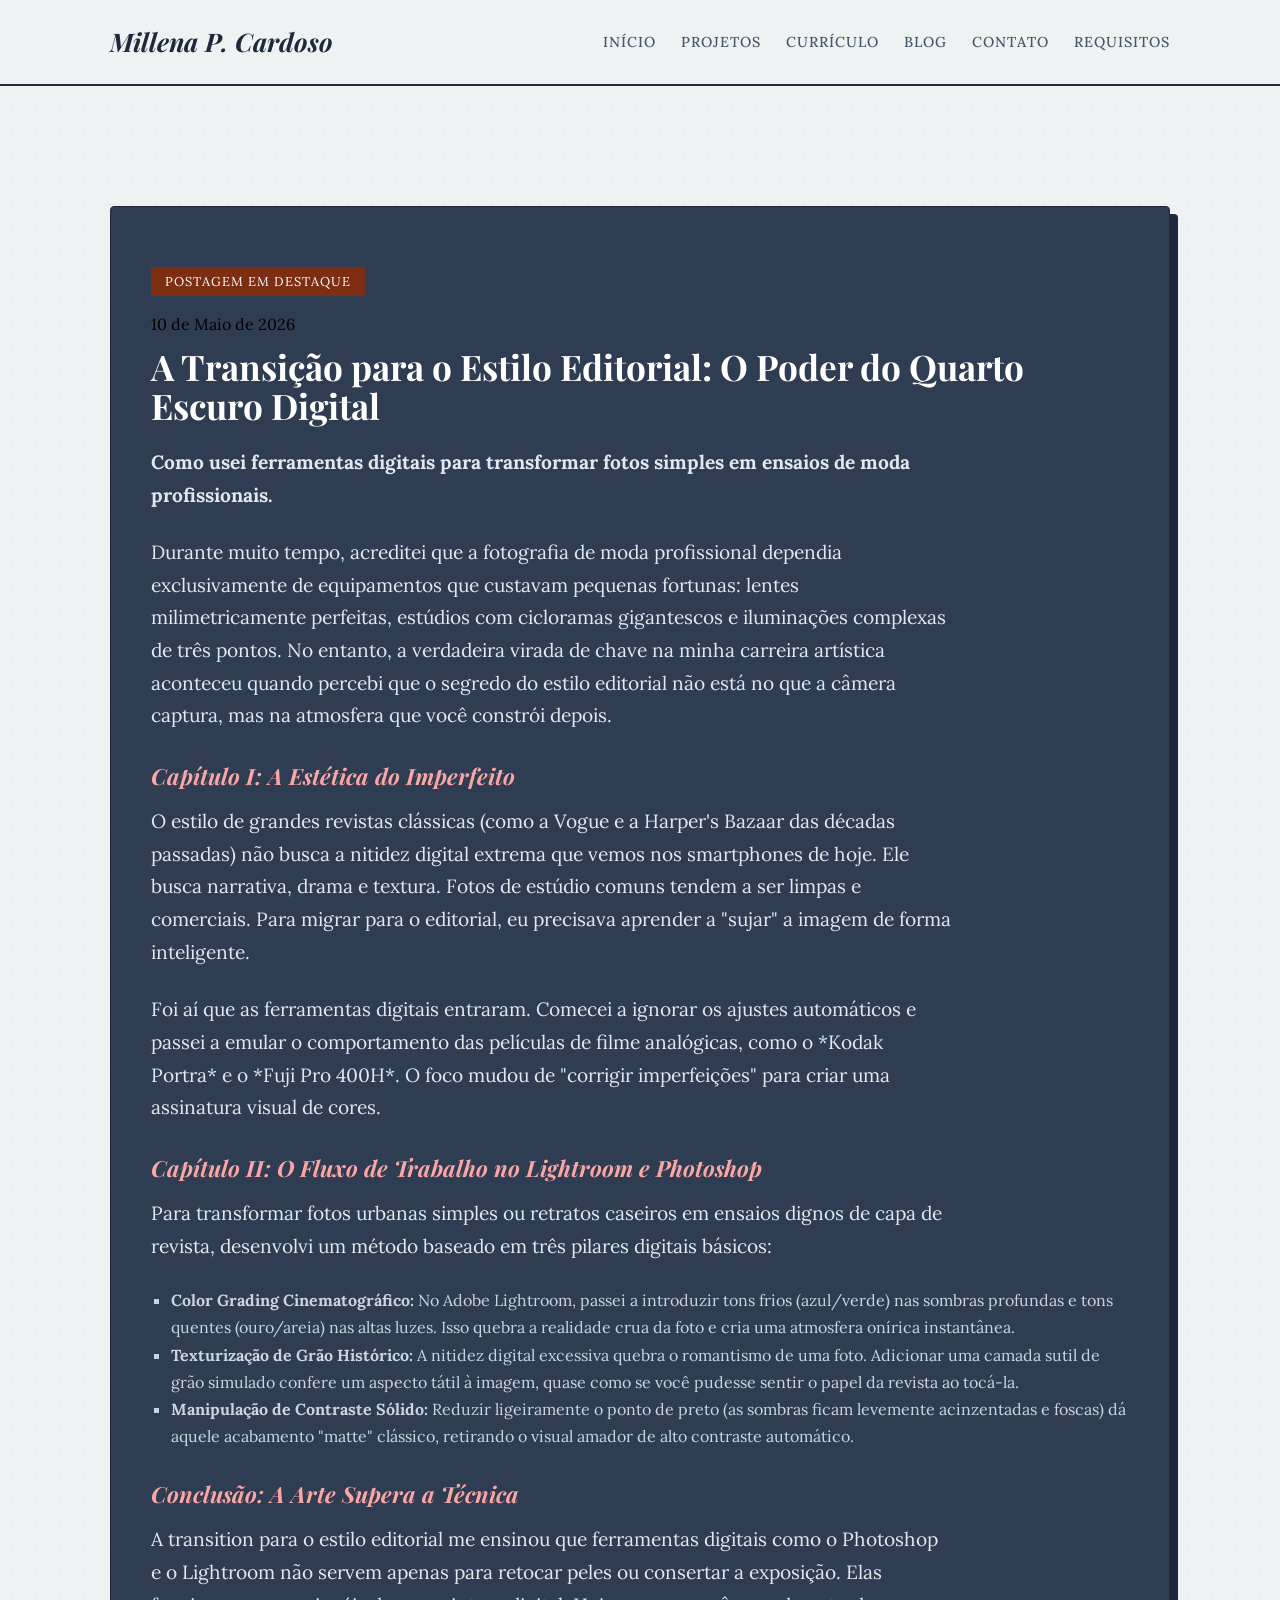
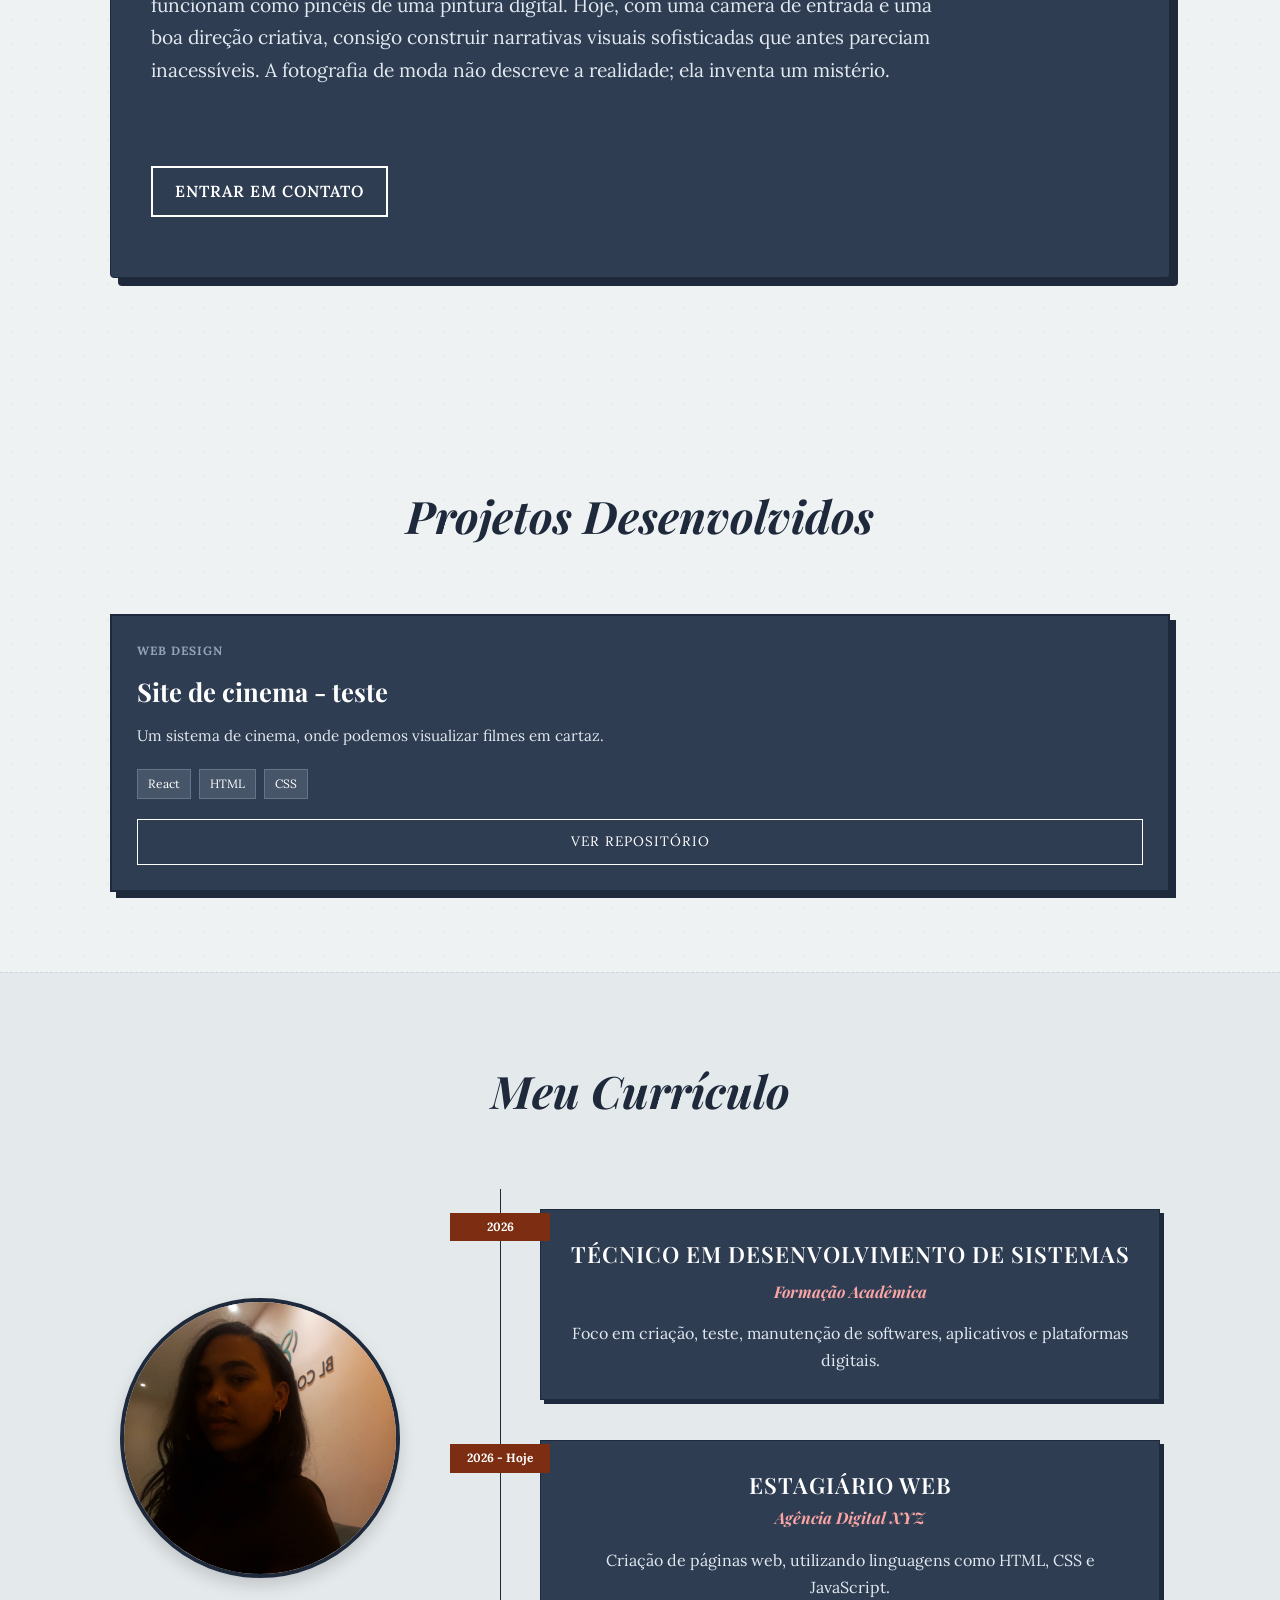
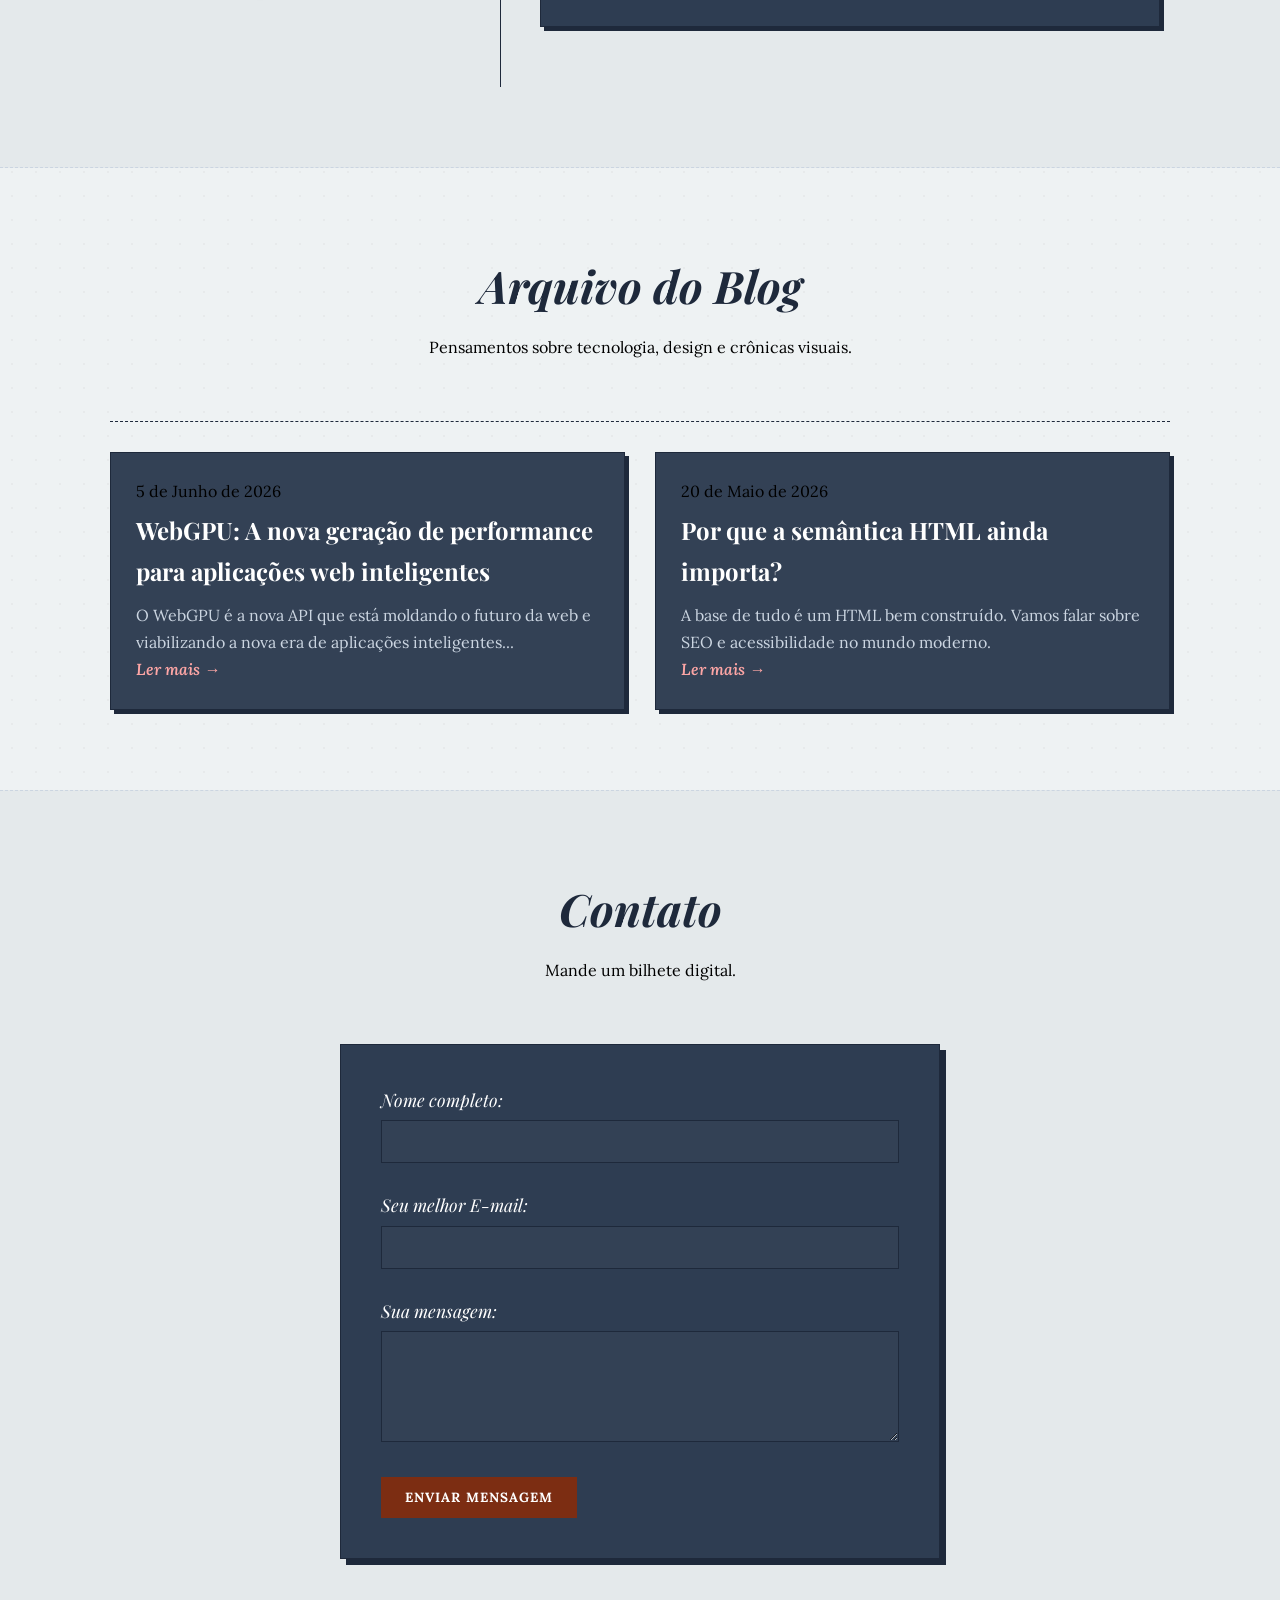
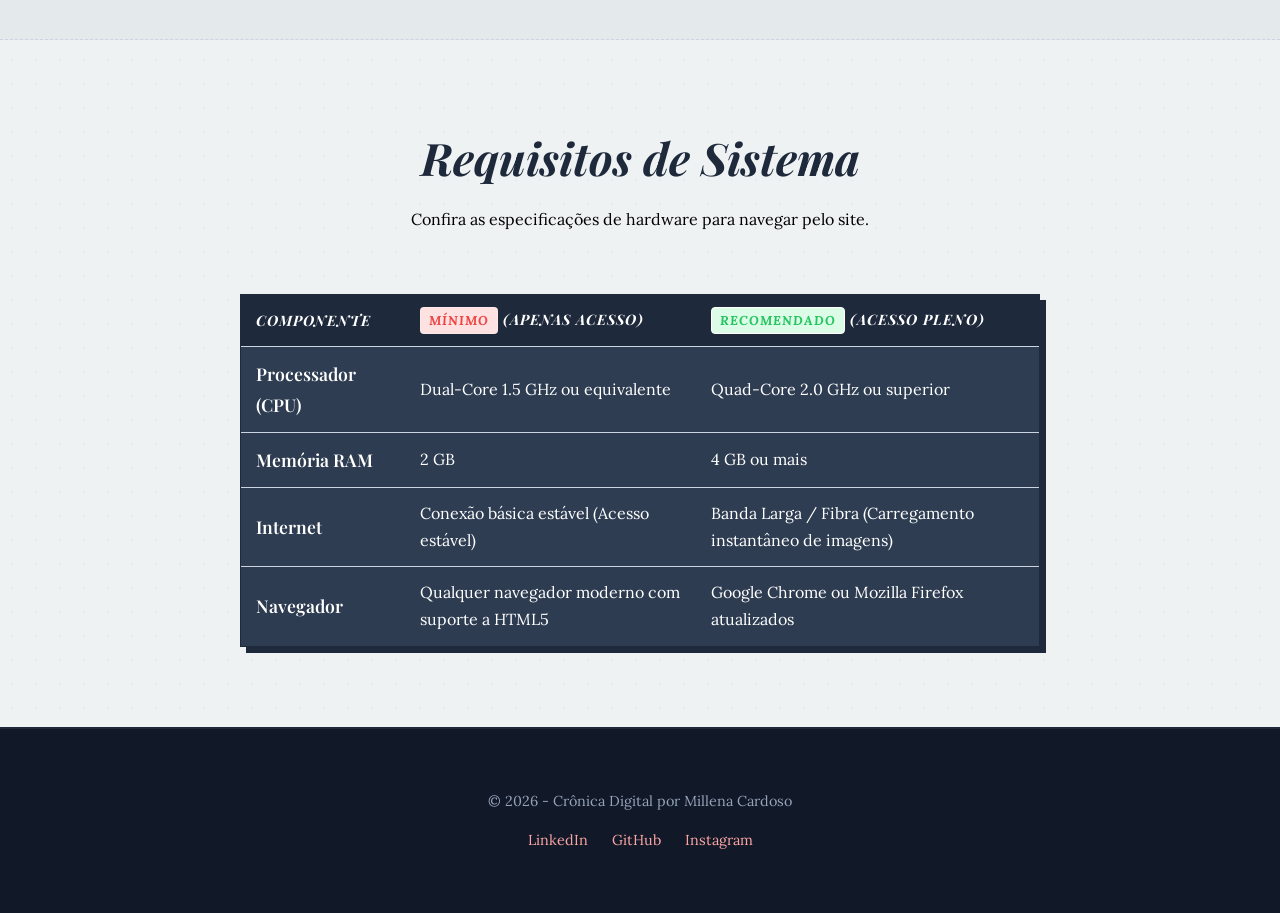
<file: index.html>
<!DOCTYPE html>
<html lang="pt-BR">
<head>
    <meta charset="UTF-8">
    <meta name="viewport" content="width=device-width, initial-scale=1.0">
    <title>Meu Portfólio e Blog Pessoal | Estilo Vintage</title>
    <link rel="stylesheet" href="ASSETS/style.css">
    <style>
        /* Adicionado para garantir a rolagem suave ao clicar em 'Ler mais' */
        html {
            scroll-behavior: smooth;
        }

        /* Estilos para a seção de especificações de hardware no final */
        .hardware-table-container {
            width: 100%;
            overflow-x: auto;
            margin-top: 30px;
        }
        .hardware-table {
            width: 100%;
            border-collapse: collapse;
            text-align: left;
            font-family: inherit;
        }
        .hardware-table th, .hardware-table td {
            padding: 12px 15px;
            border-bottom: 1px solid #cbd5e1;
        }
        .hardware-table th {
            background-color: #1e293b;
            color: #ffffff;
            text-transform: uppercase;
            font-size: 0.9rem;
            letter-spacing: 1px;
        }
        .hardware-table tr:nth-child(even) {
            background-color: rgba(30, 41, 59, 0.03);
        }
        .status-badge {
            display: inline-block;
            padding: 2px 8px;
            border-radius: 4px;
            font-size: 0.8rem;
            font-weight: bold;
        }
        .status-minimo {
            background-color: #fee2e2;
            color: #ef4444;
        }
        .status-pleno {
            background-color: #dcfce7;
            color: #22c55e;
        }
    </style>
</head>
<body>

    <header>
        <nav>
            <div class="logo">Millena P. Cardoso</div>
            <ul>
                <li><a href="#inicio">Início</a></li>
                <li><a href="#projetos">Projetos</a></li>
                <li><a href="#curriculo">Currículo</a></li>
                <li><a href="#blog">Blog</a></li>
                <li><a href="#contato">Contato</a></li>
                <li><a href="#hardware">Requisitos</a></li>
            </ul>
        </nav>
    </header>

    <main>
        
        <section id="inicio" class="container">
            <div class="hero-blog post-principal">
                <span class="badge-destaque">Postagem em Destaque</span>
                <time datetime="2026-05-10" style="display: block; margin-bottom: 10px;">10 de Maio de 2026</time>
                <h1 style="font-size: 2.2rem; margin-bottom: 20px;">A Transição para o Estilo Editorial: O Poder do Quarto Escuro Digital</h1>
                
                <p><strong>Como usei ferramentas digitais para transformar fotos simples em ensaios de moda profissionais.</strong></p>
                
                <p>Durante muito tempo, acreditei que a fotografia de moda profissional dependia exclusivamente de equipamentos que custavam pequenas fortunas: lentes milimetricamente perfeitas, estúdios com cicloramas gigantescos e iluminações complexas de três pontos. No entanto, a verdadeira virada de chave na minha carreira artística aconteceu quando percebi que o segredo do estilo editorial não está no que a câmera captura, mas na atmosfera que você constrói depois.</p>
                
                <h4 style="color: #fca5a5; font-size: 1.4rem; margin: 25px 0 10px 0; font-style: italic;">Capítulo I: A Estética do Imperfeito</h4>
                <p>O estilo de grandes revistas clássicas (como a Vogue e a Harper's Bazaar das décadas passadas) não busca a nitidez digital extrema que vemos nos smartphones de hoje. Ele busca narrativa, drama e textura. Fotos de estúdio comuns tendem a ser limpas e comerciais. Para migrar para o editorial, eu precisava aprender a "sujar" a imagem de forma inteligente.</p>
                <p>Foi aí que as ferramentas digitais entraram. Comecei a ignorar os ajustes automáticos e passei a emular o comportamento das películas de filme analógicas, como o *Kodak Portra* e o *Fuji Pro 400H*. O foco mudou de "corrigir imperfeições" para criar uma assinatura visual de cores.</p>

                <h4 style="color: #fca5a5; font-size: 1.4rem; margin: 25px 0 10px 0; font-style: italic;">Capítulo II: O Fluxo de Trabalho no Lightroom e Photoshop</h4>
                <p>Para transformar fotos urbanas simples ou retratos caseiros em ensaios dignos de capa de revista, desenvolvi um método baseado em três pilares digitais básicos:</p>
                <ul>
                    <li style="margin-left: 20px; list-style-type: square; color: #cbd5e1;"><strong>Color Grading Cinematográfico:</strong> No Adobe Lightroom, passei a introduzir tons frios (azul/verde) nas sombras profundas e tons quentes (ouro/areia) nas altas luzes. Isso quebra a realidade crua da foto e cria uma atmosfera onírica instantânea.</li>
                    <li style="margin-left: 20px; list-style-type: square; color: #cbd5e1;"><strong>Texturização de Grão Histórico:</strong> A nitidez digital excessiva quebra o romantismo de uma foto. Adicionar uma camada sutil de grão simulado confere um aspecto tátil à imagem, quase como se você pudesse sentir o papel da revista ao tocá-la.</li>
                    <li style="margin-left: 20px; list-style-type: square; color: #cbd5e1;"><strong>Manipulação de Contraste Sólido:</strong> Reduzir ligeiramente o ponto de preto (as sombras ficam levemente acinzentadas e foscas) dá aquele acabamento "matte" clássico, retirando o visual amador de alto contraste automático.</li>
                </ul>

                <h4 style="color: #fca5a5; font-size: 1.4rem; margin: 25px 0 10px 0; font-style: italic;">Conclusão: A Arte Supera a Técnica</h4>
                <p>A transition para o estilo editorial me ensinou que ferramentas digitais como o Photoshop e o Lightroom não servem apenas para retocar peles ou consertar a exposição. Elas funcionam como pincéis de uma pintura digital. Hoje, com uma câmera de entrada e uma boa direção criativa, consigo construir narrativas visuais sofisticadas que antes pareciam inacessíveis. A fotografia de moda não descreve a realidade; ela inventa um mistério.</p>
                
                <br><br>
                <a href="#contato" class="btn-primary">Entrar em Contato</a>
            </div>
        </section>

        <section id="projetos" class="container">
            <div class="section-header">
                <h2>Projetos Desenvolvidos</h2>
            </div>

            <div class="project-grid">
                <article class="project-card">
                    <div class="project-info">
                        <span class="project-discipline">WEB DESIGN</span>
                        <h3>Site de cinema - teste</h3>
                        <p class="project-description">Um sistema de cinema, onde podemos visualizar filmes em cartaz.</p>
                        <div class="tech-tags">
                            <span>React</span> <span>HTML</span> <span>CSS</span>
                        </div>
                        <a href="https://millena275.github.io/site.cinema02/" class="btn-secondary">Ver Repositório</a>
                    </div>
                </article>
            </div>
        </section>

        <section id="curriculo" class="bg-light">
            <div class="container">
                <div class="section-header">
                    <h2>Meu Currículo</h2>
                </div>

                <div style="display: flex; align-items: center; justify-content: center; gap: 60px; flex-wrap: wrap;">
                    
                    <div style="flex-shrink: 0; width: 280px; height: 280px;">
                        <img src="ASSETS/IMG_7135.JPG" alt="Millena P. Cardoso" style="width: 100%; height: 100%; object-fit: cover; border-radius: 50%; border: 4px solid #1e293b; box-shadow: 0px 8px 16px rgba(0,0,0,0.15); display: block;">
                    </div>

                    <div class="timeline" style="flex: 1; min-width: 300px; max-width: 700px; margin: 0;">
                        
                        <div class="timeline-item">
                            <div class="timeline-badge">2026</div>
                            <div class="timeline-panel" style="display: block;">
                                <div class="timeline-content" style="text-align: center; width: 100%;">
                                    <h3 style="text-transform: uppercase; font-weight: 600; letter-spacing: 1px;">Técnico em Desenvolvimento de Sistemas</h3>
                                    <h4 style="margin-top: 5px;">Formação Acadêmica</h4>
                                    <p style="margin-top: 15px;">Foco em criação, teste, manutenção de softwares, aplicativos e plataformas digitais.</p>
                                </div>
                            </div>
                        </div>

                        <div class="timeline-item">
                            <div class="timeline-badge">2026 - Hoje</div>
                            <div class="timeline-panel" style="display: block;">
                                <div class="timeline-content" style="text-align: center; width: 100%;">
                                    <h3 style="text-transform: uppercase; font-weight: 600; letter-spacing: 1px;">Estagiário Web</h3>
                                    <h4>Agência Digital XYZ</h4>
                                    <p style="margin-top: 15px;">Criação de páginas web, utilizando linguagens como HTML, CSS e JavaScript.</p>
                                </div>
                            </div>
                        </div>

                    </div>
                </div>

            </div>
        </section>
       
        <section id="blog" class="container">
            <div class="section-header">
                <h2>Arquivo do Blog</h2>
                <p>Pensamentos sobre tecnologia, design e crônicas visuais.</p>
            </div>
            
            <div class="blog-grid-secundario">
                <article class="post-mini">
                    <time datetime="2026-06-05">5 de Junho de 2026</time>
                    <h3>WebGPU: A nova geração de performance para aplicações web inteligentes</h3>
                    <p>O WebGPU é a nova API que está moldando o futuro da web e viabilizando a nova era de aplicações inteligentes...</p>
                    <a href="artigo-webgpu.html" class="read-more">Ler mais →</a>
                </article>

                <article class="post-mini">
                    <time datetime="2026-05-20">20 de Maio de 2026</time>
                    <h3>Por que a semântica HTML ainda importa?</h3>
                    <p>A base de tudo é um HTML bem construído. Vamos falar sobre SEO e acessibilidade no mundo moderno.</p>
                    <a href="artigo-semântica.html" class="read-more">Ler mais →</a>
                </article>
            </div>
        </section> 

        <section id="contato" class="bg-light">
            <div class="container">
                <div class="section-header">
                    <h2>Contato</h2>
                    <p>Mande um bilhete digital.</p>
                </div>
                
                <form action="#" method="post">
                    <label for="nome">Nome completo:</label>
                    <input type="text" id="nome" name="nome" required>

                    <br><br>

                    <label for="email">Seu melhor E-mail:</label>
                    <input type="email" id="email" name="email" required>

                    <br><br>

                    <label for="mensagem">Sua mensagem:</label>
                    <textarea id="mensagem" name="mensagem" rows="5" required></textarea>

                    <br><br>

                    <button type="submit">Enviar Mensagem</button>
                </form>
            </div>
        </section>

        <!-- SEÇÃO POSICIONADA NO FINAL: Requisitos de Hardware -->
        <section id="hardware" class="container">
            <div class="section-header">
                <h2>Requisitos de Sistema</h2>
                <p>Confira as especificações de hardware para navegar pelo site.</p>
            </div>
            
            <div class="hardware-table-container">
                <table class="hardware-table">
                    <thead>
                        <tr>
                            <th>Componente</th>
                            <th><span class="status-badge status-minimo">Mínimo</span> (Apenas Acesso)</th>
                            <th><span class="status-badge status-pleno">Recomendado</span> (Acesso Pleno)</th>
                        </tr>
                    </thead>
                    <tbody>
                        <tr>
                            <td><strong>Processador (CPU)</strong></td>
                            <td>Dual-Core 1.5 GHz ou equivalente</td>
                            <td>Quad-Core 2.0 GHz ou superior</td>
                        </tr>
                        <tr>
                            <td><strong>Memória RAM</strong></td>
                            <td>2 GB</td>
                            <td>4 GB ou mais</td>
                        </tr>
                        <tr>
                            <td><strong>Internet</strong></td>
                            <td>Conexão básica estável (Acesso estável)</td>
                            <td>Banda Larga / Fibra (Carregamento instantâneo de imagens)</td>
                        </tr>
                        <tr>
                            <td><strong>Navegador</strong></td>
                            <td>Qualquer navegador moderno com suporte a HTML5</td>
                            <td>Google Chrome ou Mozilla Firefox atualizados</td>
                        </tr>
                    </tbody>
                </table>
            </div>
        </section>

    </main>

    <footer>
        <p>&copy; 2026 - Crônica Digital por Millena Cardoso</p>
        <div style="margin-top: 15px;">
            <a href="https://www.linkedin.com/in/millena-pereira-cardoso-349119321">LinkedIn</a>
            <a href="https://github.com/millena275">GitHub</a>
            <a href="https://www.instagram.com/wsmillena?igsh=MTN4Y2xtcXJ4ZTY5aA%3D%3D&utm_source=qr">Instagram</a>
        </div>
    </footer>

</body>
</html>
</file>
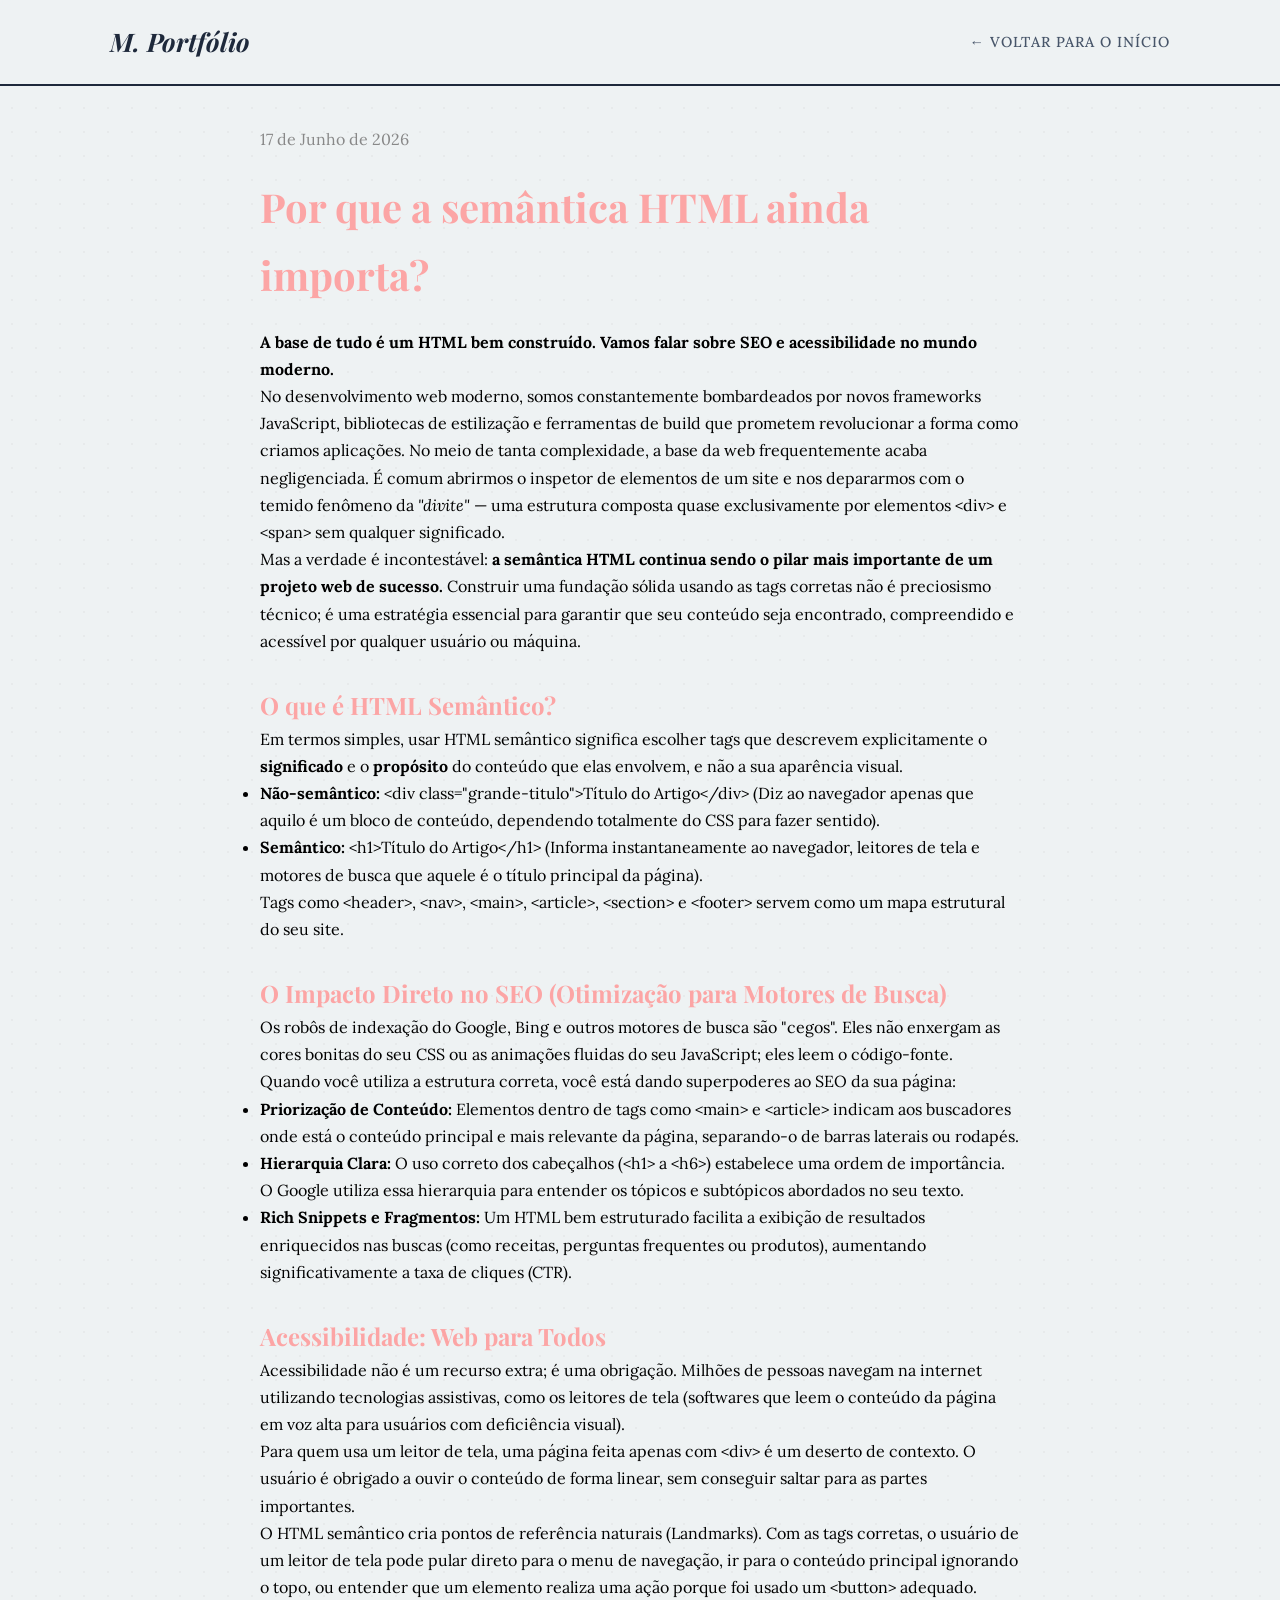
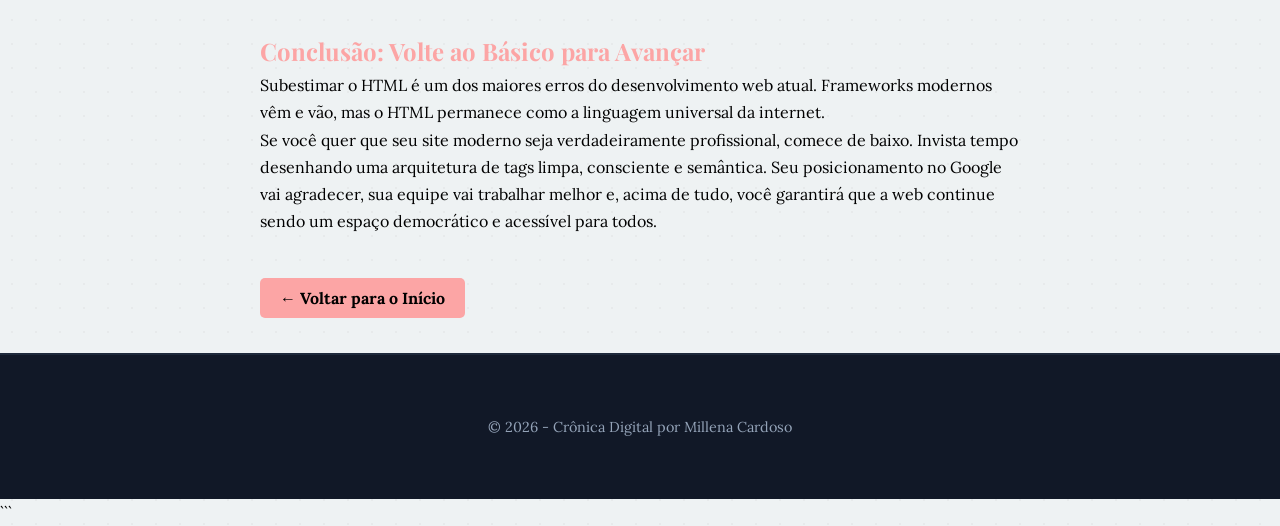
<file: artigo-semântica.html>
<!DOCTYPE html>
<html lang="pt-BR">
<head>
    <meta charset="UTF-8">
    <meta name="viewport" content="width=device-width, initial-scale=1.0">
    <title>Por que a semântica HTML ainda importa? | Blog</title>
    <link rel="stylesheet" href="ASSETS/style.css"> 
</head>
<body>

    <header>
        <nav>
            <div class="logo">M. Portfólio</div>
            <ul>
                <li><a href="index.html">← Voltar para o Início</a></li>
            </ul>
        </nav>
    </header>

    <main class="container" style="padding: 40px 20px; max-width: 800px; margin: 0 auto;">
        <article>
            <time datetime="2026-06-17" style="color: #888;">17 de Junho de 2026</time>
            <h1 style="font-size: 2.5rem; margin: 20px 0; color: #fca5a5;">Por que a semântica HTML ainda importa?</h1>
            
            <p><strong>A base de tudo é um HTML bem construído. Vamos falar sobre SEO e acessibilidade no mundo moderno.</strong></p>

            <p>No desenvolvimento web moderno, somos constantemente bombardeados por novos frameworks JavaScript, bibliotecas de estilização e ferramentas de build que prometem revolucionar a forma como criamos aplicações. No meio de tanta complexidade, a base da web frequentemente acaba negligenciada. É comum abrirmos o inspetor de elementos de um site e nos depararmos com o temido fenômeno da <em>"divite"</em> — uma estrutura composta quase exclusivamente por elementos <code>&lt;div&gt;</code> e <code>&lt;span&gt;</code> sem qualquer significado.</p>

            <p>Mas a verdade é incontestável: <strong>a semântica HTML continua sendo o pilar mais importante de um projeto web de sucesso.</strong> Construir uma fundação sólida usando as tags corretas não é preciosismo técnico; é uma estratégia essencial para garantir que seu conteúdo seja encontrado, compreendido e acessível por qualquer usuário ou máquina.</p>

            <h2 style="margin-top: 30px; color: #fca5a5;">O que é HTML Semântico?</h2>
            <p>Em termos simples, usar HTML semântico significa escolher tags que descrevem explicitamente o <strong>significado</strong> e o <strong>propósito</strong> do conteúdo que elas envolvem, e não a sua aparência visual.</p>
            <ul>
                <li><strong>Não-semântico:</strong> <code>&lt;div class="grande-titulo"&gt;Título do Artigo&lt;/div&gt;</code> (Diz ao navegador apenas que aquilo é um bloco de conteúdo, dependendo totalmente do CSS para fazer sentido).</li>
                <li><strong>Semântico:</strong> <code>&lt;h1&gt;Título do Artigo&lt;/h1&gt;</code> (Informa instantaneamente ao navegador, leitores de tela e motores de busca que aquele é o título principal da página).</li>
            </ul>
            <p>Tags como <code>&lt;header&gt;</code>, <code>&lt;nav&gt;</code>, <code>&lt;main&gt;</code>, <code>&lt;article&gt;</code>, <code>&lt;section&gt;</code> e <code>&lt;footer&gt;</code> servem como um mapa estrutural do seu site.</p>

            <h2 style="margin-top: 30px; color: #fca5a5;">O Impacto Direto no SEO (Otimização para Motores de Busca)</h2>
            <p>Os robôs de indexação do Google, Bing e outros motores de busca são "cegos". Eles não enxergam as cores bonitas do seu CSS ou as animações fluidas do seu JavaScript; eles leem o código-fonte.</p>
            <p>Quando você utiliza a estrutura correta, você está dando superpoderes ao SEO da sua página:</p>
            <ul>
                <li><strong>Priorização de Conteúdo:</strong> Elementos dentro de tags como <code>&lt;main&gt;</code> e <code>&lt;article&gt;</code> indicam aos buscadores onde está o conteúdo principal e mais relevante da página, separando-o de barras laterais ou rodapés.</li>
                <li><strong>Hierarquia Clara:</strong> O uso correto dos cabeçalhos (<code>&lt;h1&gt;</code> a <code>&lt;h6&gt;</code>) estabelece uma ordem de importância. O Google utiliza essa hierarquia para entender os tópicos e subtópicos abordados no seu texto.</li>
                <li><strong>Rich Snippets e Fragmentos:</strong> Um HTML bem estruturado facilita a exibição de resultados enriquecidos nas buscas (como receitas, perguntas frequentes ou produtos), aumentando significativamente a taxa de cliques (CTR).</li>
            </ul>

            <h2 style="margin-top: 30px; color: #fca5a5;">Acessibilidade: Web para Todos</h2>
            <p>Acessibilidade não é um recurso extra; é uma obrigação. Milhões de pessoas navegam na internet utilizando tecnologias assistivas, como os leitores de tela (softwares que leem o conteúdo da página em voz alta para usuários com deficiência visual).</p>
            <p>Para quem usa um leitor de tela, uma página feita apenas com <code>&lt;div&gt;</code> é um deserto de contexto. O usuário é obrigado a ouvir o conteúdo de forma linear, sem conseguir saltar para as partes importantes.</p>
            <p>O HTML semântico cria pontos de referência naturais (Landmarks). Com as tags corretas, o usuário de um leitor de tela pode pular direto para o menu de navegação, ir para o conteúdo principal ignorando o topo, ou entender que um elemento realiza uma ação porque foi usado um <code>&lt;button&gt;</code> adequado.</p>

            <h2 style="margin-top: 30px; color: #fca5a5;">Conclusão: Volte ao Básico para Avançar</h2>
            <p>Subestimar o HTML é um dos maiores erros do desenvolvimento web atual. Frameworks modernos vêm e vão, mas o HTML permanece como a linguagem universal da internet.</p>
            <p>Se você quer que seu site moderno seja verdadeiramente profissional, comece de baixo. Invista tempo desenhando uma arquitetura de tags limpa, consciente e semântica. Seu posicionamento no Google vai agradecer, sua equipe vai trabalhar melhor e, acima de tudo, você garantirá que a web continue sendo um espaço democrático e acessível para todos.</p>
        </article>
        
        <div style="margin-top: 50px;">
            <a href="index.html" style="background: #fca5a5; color: #000; padding: 10px 20px; text-decoration: none; border-radius: 5px; font-weight: bold;">← Voltar para o Início</a>
        </div>
    </main>

    <footer>
        <p>&copy; 2026 - Crônica Digital por Millena Cardoso</p>
    </footer>

</body>
</html>

```
</file>
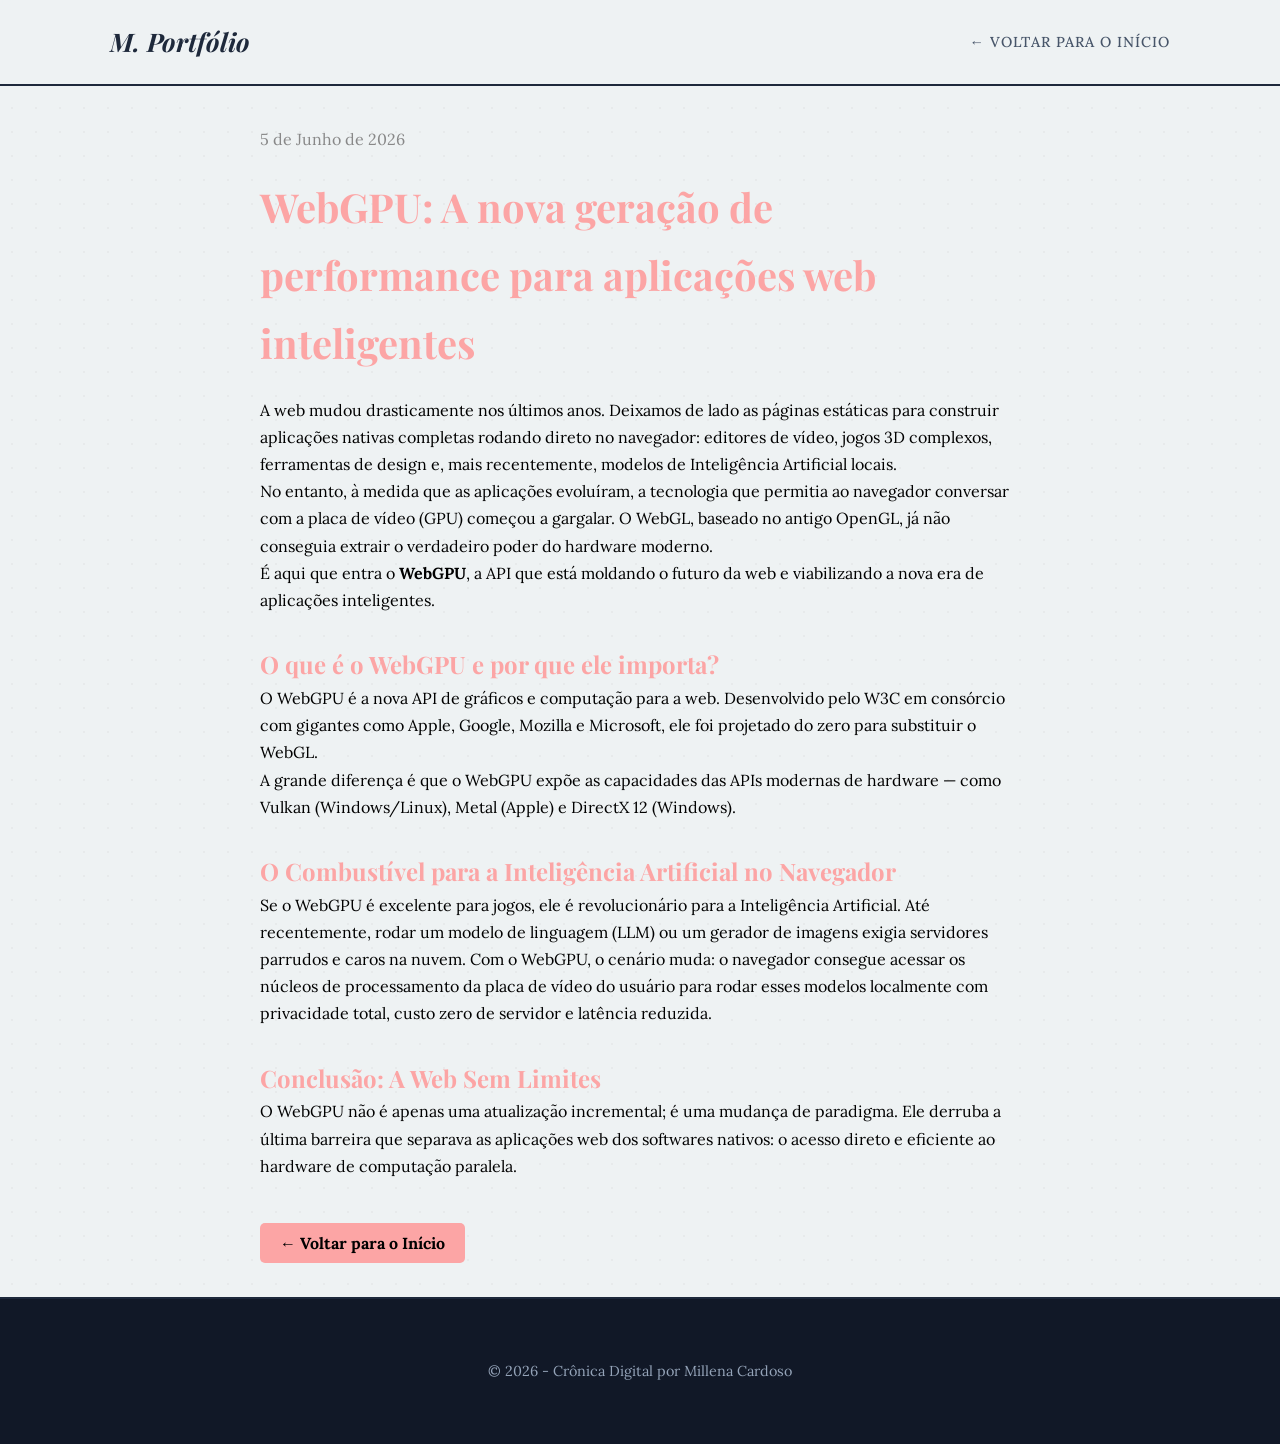
<file: artigo-webgpu.html>
<!DOCTYPE html>
<html lang="pt-BR">
<head>
    <meta charset="UTF-8">
    <meta name="viewport" content="width=device-width, initial-scale=1.0">
    <title>WebGPU: A nova geração de performance | Blog</title>
    <link rel="stylesheet" href="ASSETS/style.css"> 
</head>
<body>

    <header>
        <nav>
            <div class="logo">M. Portfólio</div>
            <ul>
                <li><a href="index.html">← Voltar para o Início</a></li>
            </ul>
        </nav>
    </header>

    <main class="container" style="padding: 40px 20px; max-width: 800px; margin: 0 auto;">
        <article>
            <time datetime="2026-06-05" style="color: #888;">5 de Junho de 2026</time>
            <h1 style="font-size: 2.5rem; margin: 20px 0; color: #fca5a5;">WebGPU: A nova geração de performance para aplicações web inteligentes</h1>
            
            <p>A web mudou drasticamente nos últimos anos. Deixamos de lado as páginas estáticas para construir aplicações nativas completas rodando direto no navegador: editores de vídeo, jogos 3D complexos, ferramentas de design e, mais recentemente, modelos de Inteligência Artificial locais.</p>

            <p>No entanto, à medida que as aplicações evoluíram, a tecnologia que permitia ao navegador conversar com a placa de vídeo (GPU) começou a gargalar. O WebGL, baseado no antigo OpenGL, já não conseguia extrair o verdadeiro poder do hardware moderno.</p>

            <p>É aqui que entra o <strong>WebGPU</strong>, a API que está moldando o futuro da web e viabilizando a nova era de aplicações inteligentes.</p>

            <h2 style="margin-top: 30px; color: #fca5a5;">O que é o WebGPU e por que ele importa?</h2>
            <p>O WebGPU é a nova API de gráficos e computação para a web. Desenvolvido pelo W3C em consórcio com gigantes como Apple, Google, Mozilla e Microsoft, ele foi projetado do zero para substituir o WebGL.</p>
            <p>A grande diferença é que o WebGPU expõe as capacidades das APIs modernas de hardware — como Vulkan (Windows/Linux), Metal (Apple) e DirectX 12 (Windows).</p>

            <h2 style="margin-top: 30px; color: #fca5a5;">O Combustível para a Inteligência Artificial no Navegador</h2>
            <p>Se o WebGPU é excelente para jogos, ele é revolucionário para a Inteligência Artificial. Até recentemente, rodar um modelo de linguagem (LLM) ou um gerador de imagens exigia servidores parrudos e caros na nuvem. Com o WebGPU, o cenário muda: o navegador consegue acessar os núcleos de processamento da placa de vídeo do usuário para rodar esses modelos localmente com privacidade total, custo zero de servidor e latência reduzida.</p>

            <h2 style="margin-top: 30px; color: #fca5a5;">Conclusão: A Web Sem Limites</h2>
            <p>O WebGPU não é apenas uma atualização incremental; é uma mudança de paradigma. Ele derruba a última barreira que separava as aplicações web dos softwares nativos: o acesso direto e eficiente ao hardware de computação paralela.</p>
        </article>
        
        <div style="margin-top: 50px;">
            <a href="index.html" style="background: #fca5a5; color: #000; padding: 10px 20px; text-decoration: none; border-radius: 5px; font-weight: bold;">← Voltar para o Início</a>
        </div>
    </main>

    <footer>
        <p>&copy; 2026 - Crônica Digital por Millena Cardoso</p>
    </footer>

</body>
</html>
</file>
<file: ASSETS/style.css>
/* Importação de fontes Vintage/Artísticas do Google Fonts */
@import url('https://fonts.googleapis.com/css2?family=Lora:ital,wght@0,400;0,500;1,400&family=Playfair+Display:ital,wght@0,600;0,700;1,400&display=swap');

/* Configurações Globais */
* {
    margin: 0;
    padding: 0;
    box-sizing: border-box;
    font-family: 'Lora', Georgia, serif; /* Fonte do texto estilo livro antigo */
    scroll-behavior: smooth;
}

body {
    background-color: #eef2f3; /* ATUALIZADO: Fundo cinza-gelo */
    line-height: 1.7;
    background-image: radial-gradient(rgba(0,0,0,0.03) 1px, transparent 0); /* Textura sutil de papel antigo */
    background-size: 24px 24px;
}

.container {
    max-width: 1100px;
    margin: 0 auto;
    padding: 80px 20px;
}

.bg-light {
    background-color: #e4e9eb; /* Ajustado para harmonizar com o cinza-gelo */
    border-top: 1px dashed #cbd5e1;
    border-bottom: 1px dashed #cbd5e1;
}

.section-header {
    text-align: center;
    margin-bottom: 60px;
}

.section-header h2 {
    font-family: 'Playfair Display', serif;
    font-size: 2.8rem;
    font-style: italic;
    color: #1e293b; /* Títulos das seções em tom escuro para contraste no cinza-gelo */
    margin-bottom: 10px;
    position: relative;
}

/* Menu de Navegação Vintage */
header {
    background: rgba(238, 242, 243, 0.95); /* Cor cinza-gelo fluida */
    backdrop-filter: blur(5px);
    border-bottom: 2px solid #1e293b; /* Linha divisória sólida clássica */
    position: sticky;
    top: 0;
    z-index: 100;
}

nav {
    display: flex;
    justify-content: space-between;
    align-items: center;
    max-width: 1100px;
    margin: 0 auto;
    padding: 20px;
}

.logo {
    font-family: 'Playfair Display', serif;
    font-weight: bold;
    font-size: 1.6rem;
    color: #1e293b;
    font-style: italic;
}

nav ul {
    display: flex;
    list-style: none;
}

nav ul li a {
    text-decoration: none;
    color: #475569;
    margin-left: 25px;
    font-weight: 500;
    text-transform: uppercase;
    letter-spacing: 1px;
    font-size: 0.9rem;
    transition: color 0.2s;
}

nav ul li a:hover {
    color: #7c2d12; /* Vermelho terracota vintage no hover */
    text-decoration: underline;
}

/* Herói / Blog em Destaque (Estilo Quadro Artístico) */
.hero-blog {
    background: #2e3d52; /* Fundo escuro artístico para contrastar o texto branco */
    padding: 60px 40px;
    border: 1px solid #1e293b;
    border-radius: 4px;
    margin: 40px auto;
    max-width: 1100px;
    box-shadow: 8px 8px 0px #1e293b; /* Sombra sólida estilo retrô */
}

.badge-destaque {
    background: #7c2d12; /* Terracota */
    color: #ffffff;
    padding: 4px 14px;
    border-radius: 0px; /* Bordas retas vintage */
    font-size: 0.8rem;
    text-transform: uppercase;
    letter-spacing: 1px;
    display: inline-block;
    margin-bottom: 15px;
}

.post-principal h1 {
    font-family: 'Playfair Display', serif;
    font-size: 3.2rem;
    line-height: 1.1;
    color: #ffffff; /* Texto Branco */
    margin-bottom: 20px;
}

.post-principal p {
    font-size: 1.2rem;
    color: #e2e8f0; /* Texto Branco Suave */
    max-width: 800px;
    margin-bottom: 25px;
}

.btn-primary {
    display: inline-block;
    background: transparent;
    color: white;
    padding: 10px 22px;
    border: 2px solid white; /* Botão vazado clássico */
    border-radius: 0px;
    text-decoration: none;
    font-weight: 600;
    text-transform: uppercase;
    letter-spacing: 1px;
    transition: all 0.3s;
}

.btn-primary:hover {
    background: white;
    color: #2e3d52;
}

/* Feed Secundário do Blog */
.blog-grid-secundario {
    margin-top: 40px;
    display: grid;
    grid-template-columns: repeat(auto-fit, minmax(300px, 1fr));
    gap: 30px;
    border-top: 1px dashed #1e293b;
    padding-top: 30px;
}

.post-mini {
    background: #334155; /* Fundo ardósia escuro */
    padding: 25px;
    border: 1px solid #1e293b;
    box-shadow: 4px 4px 0px #1e293b;
}

.post-mini h3 {
    font-family: 'Playfair Display', serif;
    font-size: 1.5rem;
    margin: 5px 0 10px 0;
    color: #ffffff; /* Texto Branco */
}

.post-mini p {
    color: #cbd5e1;
}

.read-more {
    color: #fca5a5; /* Rosa antigo para links */
    text-decoration: none;
    font-weight: 600;
    font-style: italic;
}

.read-more:hover {
    text-decoration: underline;
}

/* Galeria de Projetos (Estilo Exposição de Arte) */
.project-grid {
    display: grid;
    grid-template-columns: repeat(auto-fit, minmax(350px, 1fr));
    gap: 40px;
}

.project-card {
    background: #2e3d52; /* Caixa escura para destacar o texto branco */
    border: 2px solid #1e293b;
    border-radius: 0px;
    overflow: hidden;
    box-shadow: 6px 6px 0px #1e293b;
}

.project-image img {
    width: 100%;
    height: 240px;
    object-fit: cover;
    filter: sepia(0.3) grayscale(0.1); /* Filtro de foto antiga sutil */
    border-bottom: 2px solid #1e293b;
}

.project-info {
    padding: 25px;
}

.project-discipline {
    display: block;
    font-size: 0.75rem;
    text-transform: uppercase;
    color: #94a3b8;
    font-weight: 700;
    letter-spacing: 1px;
    margin-bottom: 8px;
}

.project-info h3 {
    font-family: 'Playfair Display', serif;
    font-size: 1.6rem;
    color: #ffffff; /* Texto Branco */
    margin-bottom: 10px;
}

.project-description {
    color: #e2e8f0; /* Texto Branco Suave */
    font-size: 0.95rem;
    margin-bottom: 20px;
}

.tech-tags {
    display: flex;
    flex-wrap: wrap;
    gap: 8px;
    margin-bottom: 20px;
}

.tech-tags span {
    background: #475569;
    color: #ffffff;
    padding: 4px 10px;
    border-radius: 0px;
    font-size: 0.75rem;
    border: 1px solid #64748b;
}

.btn-secondary {
    display: inline-block;
    width: 100%;
    text-align: center;
    border: 1px solid white;
    color: white; /* Texto Branco */
    padding: 10px;
    border-radius: 0px;
    text-decoration: none;
    text-transform: uppercase;
    font-size: 0.85rem;
    letter-spacing: 1px;
    transition: background 0.2s;
}

.btn-secondary:hover {
    background: rgba(255, 255, 255, 0.1);
}

/* Linha do Tempo (Currículo Retrô) */
.timeline {
    position: relative;
    max-width: 800px;
    margin: 0 auto;
    padding: 20px 0;
}

.timeline::before {
    content: '';
    position: absolute;
    width: 1px;
    background: #1e293b;
    top: 0;
    bottom: 0;
    left: 40px;
}

.timeline-item {
    position: relative;
    margin-bottom: 40px;
    padding-left: 80px;
}

.timeline-badge {
    position: absolute;
    left: -10px;
    top: 4px;
    width: 100px;
    font-size: 0.75rem;
    font-weight: bold;
    color: #ffffff;
    background: #7c2d12; /* Distintivo Terracota */
    padding: 4px 8px;
    border-radius: 0px;
    text-align: center;
}

.timeline-panel {
    background: #2e3d52; /* Fundo escuro */
    padding: 25px;
    border-radius: 0px;
    border: 1px solid #1e293b;
    box-shadow: 4px 4px 0px #1e293b;
    display: block; 
}

.timeline-img {
    max-width: 90px;      /* Define um tamanho máximo proporcional para o círculo */
    aspect-ratio: 1 / 1;  /* Garante que ela se mantenha perfeitamente quadrada antes do círculo */
    object-fit: cover;    /* Corta o arquivo original sem distorcer as proporções */
    border: 2px solid #ffffff; /* Adiciona uma borda branca sutil idêntica à do exemplo */
}

.timeline-content {
    display: block;
}

.timeline-panel h3 {
    font-family: 'Playfair Display', serif;
    font-size: 1.4rem;
    color: #ffffff; /* Texto Branco */
}

.timeline-panel h4 {
    color: #fca5a5;
    font-size: 1rem;
    font-style: italic;
    margin-bottom: 10px;
}

.timeline-panel p {
    color: #e2e8f0;
}

/* Grade de Habilidades */
.skills-grid {
    display: grid;
    grid-template-columns: repeat(auto-fit, minmax(300px, 1fr));
    gap: 40px;
    max-width: 800px;
    margin: 0 auto;
}

.skills-category {
    background: #2e3d52;
    padding: 30px;
    border: 1px solid #1e293b;
    box-shadow: 4px 4px 0px #1e293b;
}

.skills-category h3 {
    font-family: 'Playfair Display', serif;
    font-size: 1.4rem;
    color: #ffffff; /* Texto Branco */
    margin-bottom: 15px;
    border-bottom: 1px dashed #64748b;
    padding-bottom: 8px;
}

.skills-list {
    list-style: none;
}

.skills-list li {
    padding: 10px 0;
    border-bottom: 1px dashed rgba(255,255,255,0.1);
    color: #e2e8f0;
    position: relative;
    padding-left: 20px;
}

.skills-list li::before {
    content: '✦'; /* Ícone de estrela vintage */
    position: absolute;
    left: 0;
    color: #fca5a5;
}

/* Formulário de Contato Vintage */
form {
    background: #2e3d52;
    padding: 40px;
    border: 1px solid #1e293b;
    box-shadow: 6px 6px 0px #1e293b;
    max-width: 600px;
    margin: 0 auto;
    color: #ffffff;
}

form label {
    font-family: 'Playfair Display', serif;
    font-style: italic;
    font-size: 1.1rem;
}

input[type="text"], input[type="email"], textarea {
    width: 100%;
    padding: 12px;
    background: #334155;
    border: 1px solid #1e293b;
    color: white;
    font-family: 'Lora', serif;
    margin-top: 5px;
}

input:focus, textarea:focus {
    outline: 1px solid white;
}

button[type="submit"] {
    background: #7c2d12;
    color: white;
    border: none;
    padding: 12px 24px;
    text-transform: uppercase;
    letter-spacing: 1px;
    font-weight: bold;
    cursor: pointer;
    transition: background 0.2s;
}

button[type="submit"]:hover {
    background: #9a3412;
}

/* NOVO: Customização da Seção de Especificações de Hardware (Estilo Editorial Retro) */
.hardware-table-container {
    width: 100%;
    overflow-x: auto;
    margin: 40px auto 0 auto;
    max-width: 800px;
    border: 1px solid #1e293b;
    box-shadow: 6px 6px 0px #1e293b; /* Sombra sólida idêntica aos blocos do portfólio */
}

.hardware-table {
    width: 100%;
    border-collapse: collapse;
    text-align: left;
    background: #2e3d52; /* Fundo azul-escuro igual aos painéis */
    color: #ffffff;
}

.hardware-table th, .hardware-table td {
    padding: 16px 20px;
    border-bottom: 1px dashed rgba(255, 255, 255, 0.15); /* Divisória tracejada vintage */
}

.hardware-table th {
    background-color: #1e293b; /* Cabeçalho mais escuro e sóbrio */
    color: #ffffff;
    font-family: 'Playfair Display', serif;
    font-size: 1.1rem;
    font-style: italic;
    letter-spacing: 0.5px;
    border-bottom: 2px solid #1e293b;
}

.hardware-table td strong {
    font-family: 'Playfair Display', serif;
    font-size: 1.1rem;
    font-weight: 600;
    color: #ffffff;
}

.hardware-table tr:nth-child(even) {
    background-color: #334155; /* Alternância sutil com tom ardósia */
}

.hardware-table tr:last-child td {
    border-bottom: none;
}

/* Distintivos de Estado Mínimo/Pleno dentro da Tabela */
.status-badge {
    display: inline-block;
    padding: 4px 12px;
    border-radius: 0px; /* Bordas retas tradicionais */
    font-size: 0.8rem;
    text-transform: uppercase;
    letter-spacing: 1px;
    font-weight: bold;
}

.status-minimo {
    background-color: #7c2d12; /* Vermelho Terracota */
    color: #ffffff;
    border: 1px solid rgba(255, 255, 255, 0.2);
}

.status-pleno {
    background-color: transparent;
    color: #ffffff;
    border: 1px solid #ffffff; /* Estilo outline clássico */
}

/* Rodapé Negro Nobre */
footer {
    background: #111827;
    color: #94a3b8;
    text-align: center;
    padding: 60px 20px;
    font-size: 0.9rem;
    border-top: 2px solid #1e293b;
}

footer a {
    color: #fca5a5;
    text-decoration: none;
    margin: 0 10px;
}

footer a:hover {
    text-decoration: underline;
}

/* Ajustes finos de tags globais */
h1, h2, h3, h4 {
    font-family: 'Playfair Display', serif;
}

/* Responsividade */
@media (max-width: 768px) {
    .post-principal h1 { font-size: 2.2rem; }
    nav { flex-direction: column; gap: 15px; }
    nav ul li a { margin: 0 10px; }
    .timeline::before { left: 20px; }
    .timeline-item { padding-left: 50px; }
    .timeline-badge { width: 80px; font-size: 0.65rem; left: -30px; }
    form { padding: 20px; }
    
    .timeline-img {
        max-width: 70px;
        margin-right: 10px !important;
    }

    .hardware-table th, .hardware-table td {
        padding: 12px 14px;
        font-size: 0.9rem;
    }
}
</file>
